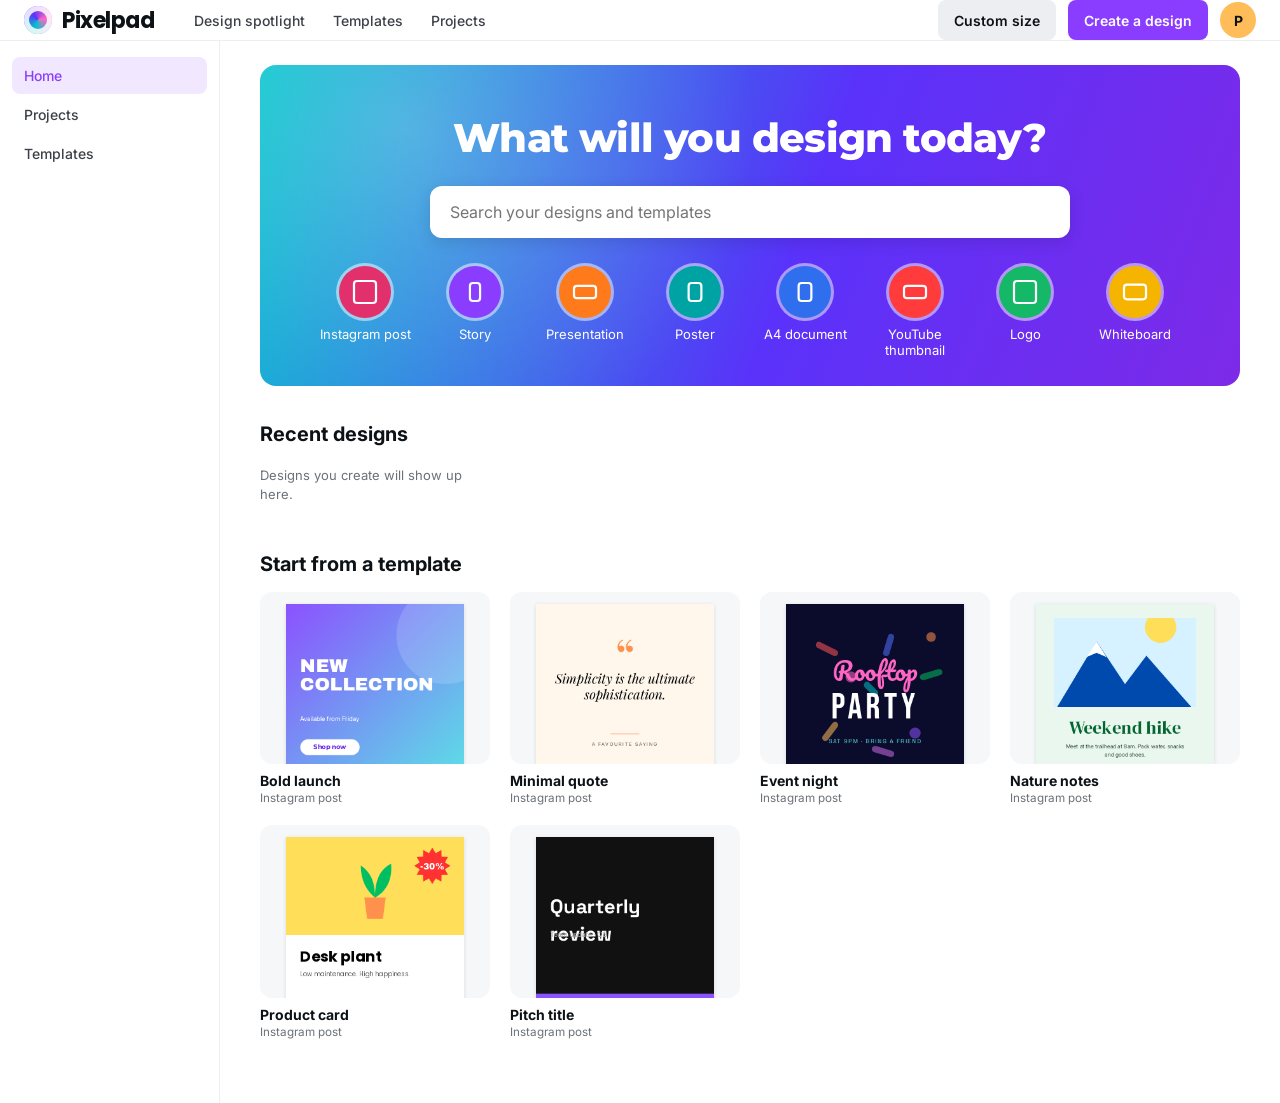
<file: examples/design-studio/index.html>
<!doctype html>
<html lang="en">
  <head>
    <meta charset="utf-8" />
    <meta name="viewport" content="width=device-width, initial-scale=1" />
    <title>Pixelpad - Design anything</title>
    <link rel="preconnect" href="https://fonts.googleapis.com" />
    <link rel="preconnect" href="https://fonts.gstatic.com" crossorigin />
    <link
      rel="stylesheet"
      href="https://fonts.googleapis.com/css2?family=Archivo+Black&family=Bebas+Neue&family=Caveat:wght@400;700&family=DM+Serif+Display&family=Inter:ital,wght@0,400;0,700;1,400&family=Montserrat:wght@400;700;800&family=Pacifico&family=Playfair+Display:ital,wght@0,400;0,700;1,400&family=Poppins:wght@400;700&family=Space+Grotesk:wght@400;700&display=swap"
    />
    <link rel="stylesheet" href="css/base.css" />
    <link rel="stylesheet" href="css/home.css" />
  </head>
  <body class="home">
    <header class="home-header">
      <a class="brand" href="index.html"
        ><span class="logo-dot" aria-hidden="true"></span>Pixelpad</a
      >
      <nav class="home-nav" aria-label="Main">
        <a href="#create">Design spotlight</a>
        <a href="#templates">Templates</a>
        <a href="#recent">Projects</a>
      </nav>
      <span class="home-spacer"></span>
      <button class="btn-secondary" id="custom-size">Custom size</button>
      <button class="btn-primary" id="create-btn">Create a design</button>
      <span class="avatar-home" aria-hidden="true">P</span>
    </header>
    <div class="home-body">
      <aside class="home-side" aria-label="Sections">
        <a class="side-link active" href="#create">Home</a>
        <a class="side-link" href="#recent">Projects</a>
        <a class="side-link" href="#templates">Templates</a>
      </aside>
      <main class="home-main">
        <section class="hero" id="create">
          <h1>What will you design today?</h1>
          <div class="hero-search">
            <input
              id="hero-search"
              placeholder="Search your designs and templates"
              aria-label="Search"
            />
          </div>
          <div class="categories" id="categories"></div>
        </section>
        <section class="home-section" id="recent">
          <h2>Recent designs</h2>
          <div class="design-grid" id="recent-grid"></div>
        </section>
        <section class="home-section" id="templates">
          <h2>Start from a template</h2>
          <div class="design-grid" id="template-grid"></div>
        </section>
      </main>
    </div>
    <script type="module" src="js/home.js"></script>
  </body>
</html>
</file>
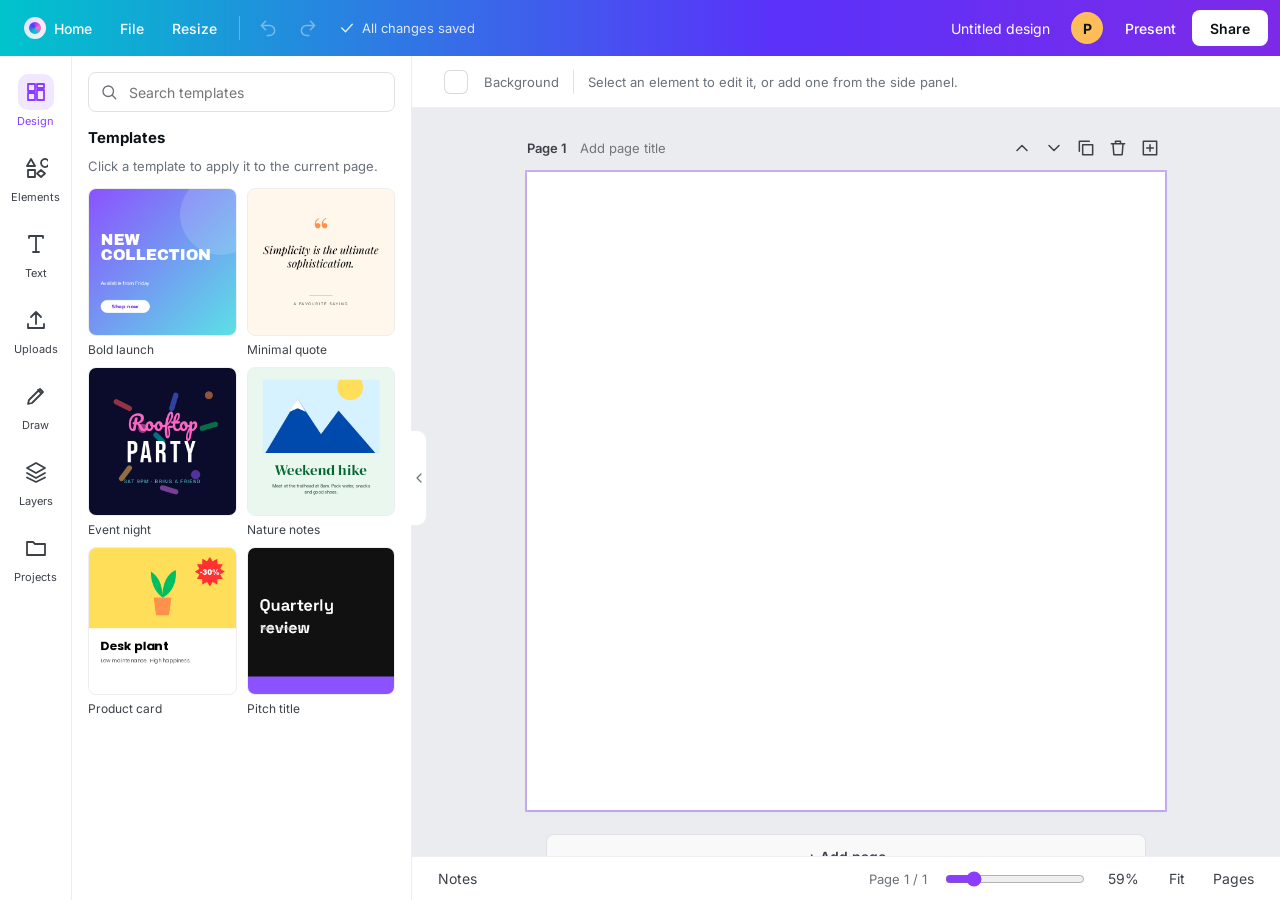
<file: examples/design-studio/editor.html>
<!doctype html>
<html lang="en">
  <head>
    <meta charset="utf-8" />
    <meta name="viewport" content="width=device-width, initial-scale=1" />
    <title>Pixelpad editor</title>
    <link rel="preconnect" href="https://fonts.googleapis.com" />
    <link rel="preconnect" href="https://fonts.gstatic.com" crossorigin />
    <link
      rel="stylesheet"
      href="https://fonts.googleapis.com/css2?family=Abril+Fatface&family=Archivo+Black&family=Bebas+Neue&family=Caveat:wght@400;700&family=DM+Serif+Display&family=Inter:ital,wght@0,400;0,700;1,400;1,700&family=Lora:ital,wght@0,400;0,700;1,400&family=Montserrat:ital,wght@0,400;0,700;0,800;1,400&family=Oswald:wght@400;700&family=Pacifico&family=Playfair+Display:ital,wght@0,400;0,700;1,400;1,700&family=Poppins:ital,wght@0,400;0,700;1,400&family=Roboto+Mono:wght@400;700&family=Space+Grotesk:wght@400;700&display=swap"
    />
    <link rel="stylesheet" href="css/base.css" />
    <link rel="stylesheet" href="css/editor.css" />
  </head>
  <body class="editor">
    <header class="topbar">
      <a class="top-btn" href="index.html" title="Home"
        ><span class="logo-dot" aria-hidden="true"></span>Home</a
      >
      <button class="top-btn" id="file-menu">File</button>
      <button class="top-btn" id="resize-btn">Resize</button>
      <span class="top-divider"></span>
      <button
        class="top-icon"
        id="undo"
        title="Undo (Ctrl+Z)"
        aria-label="Undo"
      >
        <svg
          width="20"
          height="20"
          viewBox="0 0 24 24"
          fill="none"
          stroke="currentColor"
          stroke-width="1.8"
          stroke-linecap="round"
          stroke-linejoin="round"
        >
          <path d="M9 14 4 9l5-5M4 9h10a6 6 0 0 1 0 12h-3" />
        </svg>
      </button>
      <button
        class="top-icon"
        id="redo"
        title="Redo (Ctrl+Shift+Z)"
        aria-label="Redo"
      >
        <svg
          width="20"
          height="20"
          viewBox="0 0 24 24"
          fill="none"
          stroke="currentColor"
          stroke-width="1.8"
          stroke-linecap="round"
          stroke-linejoin="round"
        >
          <path d="m15 14 5-5-5-5M20 9H10a6 6 0 0 0 0 12h3" />
        </svg>
      </button>
      <span class="save-status" id="save-status" aria-live="polite"></span>
      <span class="top-spacer"></span>
      <input
        class="title-input"
        id="title"
        aria-label="Design title"
        spellcheck="false"
      />
      <span class="avatar" title="You" aria-hidden="true">P</span>
      <button class="top-btn" id="present">Present</button>
      <button class="share-btn" id="share">Share</button>
    </header>
    <div class="editor-body">
      <nav class="rail" id="rail" aria-label="Side panel tabs"></nav>
      <aside class="panel" id="panel"></aside>
      <main class="main">
        <div
          class="context-toolbar"
          id="toolbar"
          role="toolbar"
          aria-label="Element toolbar"
        ></div>
        <div class="workspace" id="workspace">
          <div class="pages" id="pages"></div>
          <button class="add-page" id="add-page">+ Add page</button>
        </div>
        <div class="notes-drawer">
          <textarea
            id="notes-text"
            placeholder="Add notes for this page (shown while presenting)"
          ></textarea>
        </div>
        <footer class="bottombar">
          <button class="bottom-btn" id="notes-btn">Notes</button>
          <span class="bottom-spacer"></span>
          <span class="page-indicator" id="page-indicator"></span>
          <input
            type="range"
            id="zoom-range"
            min="10"
            max="300"
            aria-label="Zoom"
          />
          <button class="bottom-btn zoom-label" id="zoom-label">100%</button>
          <button class="bottom-btn" id="zoom-fit" title="Fit page to screen">
            Fit
          </button>
          <button class="bottom-btn" id="grid-btn" title="Grid view">
            Pages
          </button>
        </footer>
      </main>
    </div>
    <script type="module" src="js/editor.js"></script>
  </body>
</html>
</file>
<file: examples/design-studio/css/base.css>
/* Shared tokens, controls, popovers and menus. */

:root {
  --brand: #8b3dff;
  --brand-dark: #7525f0;
  --brand-soft: #f1e8ff;
  --accent: #00c4cc;
  --gradient: linear-gradient(90deg, #00c4cc 0%, #5a32fa 60%, #7d2ae8 100%);
  --ink: #0d1216;
  --ink-2: #3c4148;
  --muted: #6b7178;
  --line: #dfe1e5;
  --line-2: #eceef1;
  --surface: #ffffff;
  --surface-2: #f6f7f8;
  --canvas: #ebecf0;
  --guide: #ff3bb5;
  --radius: 8px;
  --shadow: 0 2px 6px rgba(13, 18, 22, 0.08), 0 8px 24px rgba(13, 18, 22, 0.12);
  --font: "Inter", system-ui, -apple-system, "Segoe UI", sans-serif;
  color-scheme: light;
}

* {
  box-sizing: border-box;
}

html,
body {
  margin: 0;
  height: 100%;
}

body {
  font-family: var(--font);
  font-size: 14px;
  color: var(--ink);
  background: var(--surface);
  -webkit-font-smoothing: antialiased;
}

button,
input,
select,
textarea {
  font: inherit;
  color: inherit;
}

button {
  cursor: pointer;
  border: 0;
  background: none;
  padding: 0;
}

button:disabled {
  cursor: default;
  opacity: 0.4;
}

:focus-visible {
  outline: 2px solid var(--brand);
  outline-offset: 2px;
}

.icon {
  display: block;
  flex: none;
}

.muted {
  color: var(--muted);
  font-size: 13px;
  line-height: 1.45;
  margin: 4px 0 12px;
}

.btn-primary,
.btn-secondary {
  display: inline-flex;
  align-items: center;
  justify-content: center;
  gap: 8px;
  height: 40px;
  padding: 0 16px;
  border-radius: var(--radius);
  font-weight: 600;
  transition: background 0.15s;
}

.btn-primary {
  background: var(--brand);
  color: #fff;
}

.btn-primary:hover {
  background: var(--brand-dark);
}

.btn-secondary {
  background: var(--line-2);
  color: var(--ink);
}

.btn-secondary:hover {
  background: var(--line);
}

.wide {
  width: 100%;
  margin: 6px 0;
}

.search-wrap {
  position: relative;
  margin-bottom: 16px;
}

.search-wrap .icon {
  position: absolute;
  left: 12px;
  top: 11px;
  color: var(--muted);
}

.search,
.hex-input,
.geo-field input,
.field select,
.picker-row input[readonly] {
  width: 100%;
  height: 40px;
  border: 1px solid var(--line);
  border-radius: var(--radius);
  padding: 0 12px;
  background: var(--surface);
}

.search-wrap .search {
  padding-left: 40px;
}

.search:focus,
.hex-input:focus,
.geo-field input:focus {
  outline: none;
  border-color: var(--brand);
  box-shadow: 0 0 0 1px var(--brand);
}

/* Popovers & menus */

.popover {
  position: fixed;
  z-index: 1000;
  background: var(--surface);
  border-radius: var(--radius);
  box-shadow: var(--shadow);
  border: 1px solid var(--line-2);
  max-height: calc(100vh - 24px);
  overflow: auto;
  animation: pop 0.12s ease-out;
}

@keyframes pop {
  from {
    opacity: 0;
    transform: translateY(-4px);
  }
}

.panel-pop {
  width: 300px;
  padding: 16px;
}

.panel-pop h4,
.color-picker h4 {
  margin: 14px 0 8px;
  font-size: 13px;
  font-weight: 600;
}

.panel-pop h4:first-child,
.color-picker h4:first-child {
  margin-top: 0;
}

.menu {
  min-width: 220px;
  padding: 6px;
  display: flex;
  flex-direction: column;
}

.menu hr {
  border: 0;
  border-top: 1px solid var(--line-2);
  margin: 6px 0;
  width: 100%;
}

.menu-item {
  display: flex;
  justify-content: space-between;
  align-items: center;
  gap: 16px;
  text-align: left;
  padding: 8px 10px;
  border-radius: 6px;
  white-space: nowrap;
}

.menu-item:hover:not(:disabled) {
  background: var(--surface-2);
}

.menu-item kbd,
.menu-item small {
  color: var(--muted);
  font: 12px var(--font);
}

.menu-head {
  padding: 8px 10px;
  display: flex;
  flex-direction: column;
  gap: 2px;
}

.menu-head small {
  color: var(--muted);
}

.color-picker {
  width: 276px;
  padding: 16px;
}

.picker-row {
  display: flex;
  gap: 8px;
  align-items: center;
}

.custom-color {
  position: relative;
  flex: none;
  width: 40px;
  height: 40px;
  border-radius: 50%;
  background: conic-gradient(red, yellow, lime, cyan, blue, magenta, red);
  display: grid;
  place-items: center;
  cursor: pointer;
}

.custom-color span {
  width: 24px;
  height: 24px;
  border-radius: 50%;
  background: #fff;
  display: grid;
  place-items: center;
  font-weight: 700;
}

.custom-color input {
  position: absolute;
  inset: 0;
  opacity: 0;
  cursor: pointer;
}

.swatches {
  display: grid;
  grid-template-columns: repeat(6, 1fr);
  gap: 8px;
}

.swatch {
  aspect-ratio: 1;
  border-radius: 50%;
  border: 1px solid rgba(0, 0, 0, 0.12);
  transition: transform 0.1s;
}

.swatch:hover {
  transform: scale(1.08);
}

.swatch.active {
  box-shadow:
    0 0 0 2px #fff,
    0 0 0 4px var(--brand);
}

.slider-row {
  display: grid;
  grid-template-columns: 1fr 48px;
  grid-template-areas: "label out" "range range";
  gap: 4px 8px;
  margin-bottom: 12px;
  font-size: 13px;
}

.slider-row span {
  grid-area: label;
}

.slider-row output {
  grid-area: out;
  text-align: right;
  color: var(--muted);
}

.slider-row input {
  grid-area: range;
  width: 100%;
}

input[type="range"] {
  accent-color: var(--brand);
}

.grid-2 {
  display: grid;
  grid-template-columns: 1fr 1fr;
  gap: 6px;
}

.geo-field,
.field {
  display: flex;
  flex-direction: column;
  gap: 4px;
  font-size: 12px;
  color: var(--muted);
}

.field {
  margin-bottom: 10px;
}

.check-row {
  display: flex;
  gap: 8px;
  align-items: center;
  margin: 12px 0 6px;
}

.toast {
  position: fixed;
  left: 50%;
  bottom: 72px;
  transform: translateX(-50%);
  background: var(--ink);
  color: #fff;
  padding: 10px 16px;
  border-radius: var(--radius);
  z-index: 2000;
  box-shadow: var(--shadow);
  transition: opacity 0.3s;
}

.toast.hide {
  opacity: 0;
}

.logo-dot {
  display: inline-block;
  width: 22px;
  height: 22px;
  border-radius: 50%;
  background: conic-gradient(from 200deg, #00c4cc, #5a32fa, #ff66c4, #00c4cc);
  box-shadow: inset 0 0 0 5px rgba(255, 255, 255, 0.85);
}

.icon-btn {
  width: 36px;
  height: 36px;
  border-radius: var(--radius);
  display: grid;
  place-items: center;
}

.icon-btn:hover {
  background: var(--surface-2);
}
</file>
<file: examples/design-studio/css/home.css>
/* Home screen. */

body.home {
  display: flex;
  flex-direction: column;
  background: var(--surface);
}

.home-header {
  height: 64px;
  display: flex;
  align-items: center;
  gap: 12px;
  padding: 0 24px;
  border-bottom: 1px solid var(--line-2);
  position: sticky;
  top: 0;
  background: var(--surface);
  z-index: 10;
}

.brand {
  display: flex;
  align-items: center;
  gap: 10px;
  font:
    700 22px "Poppins",
    var(--font);
  color: var(--ink);
  text-decoration: none;
  letter-spacing: -0.02em;
}

.brand .logo-dot {
  width: 28px;
  height: 28px;
}

.home-nav {
  display: flex;
  gap: 4px;
  margin-left: 16px;
}

.home-nav a {
  color: var(--ink-2);
  text-decoration: none;
  padding: 8px 12px;
  border-radius: var(--radius);
  font-weight: 500;
}

.home-nav a:hover {
  background: var(--surface-2);
}

.home-spacer {
  flex: 1;
}

.avatar-home {
  width: 36px;
  height: 36px;
  border-radius: 50%;
  background: #ffbd59;
  font-weight: 700;
  display: grid;
  place-items: center;
}

.home-body {
  display: flex;
  flex: 1;
}

.home-side {
  width: 220px;
  flex: none;
  padding: 16px 12px;
  display: flex;
  flex-direction: column;
  gap: 2px;
  border-right: 1px solid var(--line-2);
}

.side-link {
  padding: 10px 12px;
  border-radius: var(--radius);
  color: var(--ink-2);
  text-decoration: none;
  font-weight: 500;
}

.side-link:hover {
  background: var(--surface-2);
}

.side-link.active {
  background: var(--brand-soft);
  color: var(--brand);
}

.home-main {
  flex: 1;
  min-width: 0;
  padding: 24px 40px 64px;
}

.hero {
  border-radius: 16px;
  background:
    radial-gradient(
      circle at 15% 20%,
      rgba(255, 255, 255, 0.25),
      transparent 40%
    ),
    linear-gradient(110deg, #00c4cc 0%, #5a32fa 55%, #7d2ae8 100%);
  color: #fff;
  padding: 48px 32px 28px;
  text-align: center;
}

.hero h1 {
  margin: 0 0 24px;
  font:
    800 40px "Montserrat",
    var(--font);
  letter-spacing: -0.02em;
}

.hero-search {
  max-width: 640px;
  margin: 0 auto 28px;
}

.hero-search input {
  width: 100%;
  height: 52px;
  border-radius: 12px;
  border: 0;
  padding: 0 20px;
  font-size: 16px;
  color: var(--ink);
  box-shadow: 0 4px 16px rgba(0, 0, 0, 0.12);
}

.hero-search input:focus {
  outline: 3px solid rgba(255, 255, 255, 0.5);
}

.categories {
  display: flex;
  justify-content: center;
  flex-wrap: wrap;
  gap: 18px;
}

.category {
  display: flex;
  flex-direction: column;
  align-items: center;
  gap: 8px;
  color: #fff;
  text-decoration: none;
  font-size: 13px;
  width: 92px;
}

.category-icon {
  width: 52px;
  height: 52px;
  border-radius: 50%;
  display: grid;
  place-items: center;
  box-shadow: 0 0 0 3px rgba(255, 255, 255, 0.5);
  transition: transform 0.15s;
}

.category:hover .category-icon {
  transform: translateY(-2px) scale(1.05);
}

.home-section {
  margin-top: 36px;
}

.home-section h2 {
  font-size: 20px;
  margin: 0 0 16px;
}

.design-grid {
  display: grid;
  grid-template-columns: repeat(auto-fill, minmax(200px, 1fr));
  gap: 20px;
}

.design-card {
  position: relative;
  color: inherit;
  text-decoration: none;
  display: flex;
  flex-direction: column;
  gap: 8px;
}

.card-thumb {
  aspect-ratio: 4 / 3;
  border-radius: 12px;
  background: var(--surface-2);
  display: grid;
  place-items: center;
  overflow: hidden;
  transition: box-shadow 0.15s;
}

.design-card:hover .card-thumb {
  box-shadow: 0 0 0 2px var(--brand);
}

.card-thumb img,
.card-thumb canvas {
  max-width: 88%;
  max-height: 88%;
  box-shadow: 0 1px 4px rgba(0, 0, 0, 0.12);
}

.thumb-placeholder {
  color: var(--muted);
  font-size: 13px;
}

.card-meta {
  display: flex;
  flex-direction: column;
  gap: 2px;
}

.card-meta small {
  color: var(--muted);
}

.card-more {
  position: absolute;
  top: 8px;
  right: 8px;
  height: 28px;
  padding: 0 8px;
  border-radius: 6px;
  background: rgba(255, 255, 255, 0.92);
  box-shadow: 0 1px 3px rgba(0, 0, 0, 0.15);
  opacity: 0;
  font-size: 11px;
  letter-spacing: 1px;
}

.design-card:hover .card-more,
.card-more:focus-visible {
  opacity: 1;
}

@media (max-width: 760px) {
  .home-side,
  .home-nav {
    display: none;
  }
  .home-main {
    padding: 16px;
  }
  .hero h1 {
    font-size: 28px;
  }
}
</file>
<file: examples/design-studio/css/editor.css>
/* Editor layout: top bar, rail, object panel, workspace and bottom bar. */

body.editor {
  display: flex;
  flex-direction: column;
  overflow: hidden;
  background: var(--canvas);
}

/* Top bar */

.topbar {
  flex: none;
  height: 56px;
  display: flex;
  align-items: center;
  gap: 4px;
  padding: 0 12px;
  background: var(--gradient);
  color: #fff;
}

.top-btn,
.top-icon {
  display: inline-flex;
  align-items: center;
  gap: 8px;
  height: 36px;
  padding: 0 12px;
  border-radius: var(--radius);
  color: #fff;
  font-weight: 500;
  text-decoration: none;
}

.top-icon {
  width: 36px;
  padding: 0;
  justify-content: center;
}

.top-btn:hover,
.top-icon:hover:not(:disabled),
.top-btn.open {
  background: rgba(255, 255, 255, 0.16);
}

.top-divider {
  width: 1px;
  height: 24px;
  background: rgba(255, 255, 255, 0.3);
  margin: 0 6px;
}

.save-status {
  display: inline-flex;
  align-items: center;
  gap: 6px;
  margin-left: 8px;
  font-size: 13px;
  opacity: 0.85;
}

.top-spacer {
  flex: 1;
}

.title-input {
  width: 260px;
  height: 36px;
  padding: 0 10px;
  border: 1px solid transparent;
  border-radius: var(--radius);
  background: transparent;
  color: #fff;
  text-align: right;
}

.title-input:hover {
  border-color: rgba(255, 255, 255, 0.4);
}

.title-input:focus {
  outline: none;
  background: #fff;
  color: var(--ink);
  text-align: left;
}

.avatar {
  width: 32px;
  height: 32px;
  border-radius: 50%;
  background: #ffbd59;
  color: var(--ink);
  font-weight: 700;
  display: grid;
  place-items: center;
  margin: 0 6px;
}

.share-btn {
  height: 36px;
  padding: 0 18px;
  border-radius: var(--radius);
  background: #fff;
  color: var(--ink);
  font-weight: 600;
}

.share-btn:hover {
  background: #f3f0ff;
}

/* Body */

.editor-body {
  flex: 1;
  display: flex;
  min-height: 0;
}

.rail {
  flex: none;
  width: 72px;
  background: var(--surface);
  border-right: 1px solid var(--line-2);
  display: flex;
  flex-direction: column;
  padding: 8px 0;
  gap: 2px;
}

.rail-btn {
  display: flex;
  flex-direction: column;
  align-items: center;
  gap: 4px;
  padding: 10px 0;
  font-size: 11px;
  color: var(--ink-2);
  position: relative;
}

.rail-btn .icon {
  padding: 6px;
  width: 36px;
  height: 36px;
  border-radius: 10px;
  transition: background 0.15s;
}

.rail-btn:hover .icon {
  background: var(--surface-2);
}

.rail-btn.active {
  color: var(--brand);
}

.rail-btn.active .icon {
  background: var(--brand-soft);
}

.panel {
  flex: none;
  width: 340px;
  background: var(--surface);
  border-right: 1px solid var(--line-2);
  position: relative;
  transition: width 0.2s;
}

.panel-collapsed .panel {
  width: 0;
  border: 0;
}

.panel-collapsed .panel-scroll {
  display: none;
}

.panel-scroll {
  height: 100%;
  overflow: auto;
  padding: 16px;
}

.panel-collapse {
  position: absolute;
  right: -16px;
  top: 50%;
  transform: translateY(-50%);
  width: 16px;
  height: 96px;
  background: var(--surface);
  border: 1px solid var(--line-2);
  border-left: 0;
  border-radius: 0 10px 10px 0;
  z-index: 5;
  display: grid;
  place-items: center;
  color: var(--muted);
}

.panel-collapsed .panel-collapse {
  transform: translateY(-50%) scaleX(-1);
  right: -16px;
  border-radius: 10px 0 0 10px;
  border-left: 1px solid var(--line-2);
  border-right: 0;
}

.panel-section {
  margin-bottom: 20px;
}

.panel-section h3 {
  font-size: 15px;
  margin: 0 0 10px;
}

.tile-grid {
  display: grid;
  grid-template-columns: repeat(4, 1fr);
  gap: 8px;
}

.tile-grid.big {
  grid-template-columns: repeat(3, 1fr);
}

.tile {
  aspect-ratio: 1;
  border-radius: var(--radius);
  background: var(--surface-2);
  display: grid;
  place-items: center;
  overflow: hidden;
  transition:
    background 0.15s,
    transform 0.1s;
}

.tile:hover {
  background: var(--line-2);
  transform: translateY(-1px);
}

.tile img {
  width: 80%;
  height: 80%;
  object-fit: contain;
}

.tile svg {
  max-width: 70%;
}

.sticker {
  font-size: 32px;
}

.frame-thumb {
  width: 70%;
  height: 70%;
  border-radius: 6px;
  background: #e0e0e0;
  display: grid;
  place-items: center;
  color: #999;
}

.template-grid {
  display: grid;
  grid-template-columns: 1fr 1fr;
  gap: 10px;
}

.template-card {
  display: flex;
  flex-direction: column;
  gap: 6px;
  text-align: left;
  font-size: 12px;
  color: var(--ink-2);
}

.template-preview {
  width: 100%;
  border-radius: var(--radius);
  overflow: hidden;
  background: var(--surface-2);
  border: 1px solid var(--line-2);
  transition: box-shadow 0.15s;
}

.template-card:hover .template-preview {
  box-shadow: 0 0 0 2px var(--brand);
}

.template-preview canvas {
  width: 100%;
  height: 100%;
  display: block;
}

.text-presets {
  display: flex;
  flex-direction: column;
  gap: 8px;
}

.text-preset {
  text-align: left;
  padding: 12px 14px;
  border-radius: var(--radius);
  border: 1px solid var(--line);
}

.text-preset:hover {
  background: var(--surface-2);
}

.text-preset.heading {
  font:
    800 26px "Montserrat",
    sans-serif;
}

.text-preset.subheading {
  font:
    700 18px "Montserrat",
    sans-serif;
}

.text-preset.body {
  font:
    400 13px "Inter",
    sans-serif;
}

.combo-grid {
  display: grid;
  grid-template-columns: 1fr 1fr;
  gap: 8px;
}

.combo-tile {
  aspect-ratio: 1;
  border-radius: var(--radius);
  background: var(--surface-2);
  padding: 10px;
  display: grid;
  place-items: center;
  overflow: hidden;
}

.combo-tile:hover {
  background: var(--line-2);
}

.combo-preview {
  text-align: center;
  white-space: pre-wrap;
  max-width: 100%;
}

.pens {
  display: flex;
  gap: 8px;
}

.pen {
  flex: 1;
  display: flex;
  flex-direction: column;
  align-items: center;
  gap: 8px;
  padding: 12px 6px;
  border-radius: var(--radius);
  border: 1px solid var(--line);
  font-size: 12px;
}

.pen.active {
  border-color: var(--brand);
  box-shadow: 0 0 0 1px var(--brand);
}

.pen-tip {
  width: 36px;
  border-radius: 99px;
}

.layer-list {
  list-style: none;
  padding: 0;
  margin: 0;
  display: flex;
  flex-direction: column;
  gap: 4px;
}

.layer {
  display: flex;
  align-items: center;
  gap: 8px;
  padding: 8px;
  border-radius: var(--radius);
  border: 1px solid var(--line-2);
  cursor: grab;
}

.layer.selected {
  border-color: var(--brand);
  background: var(--brand-soft);
}

.layer-name {
  flex: 1;
  overflow: hidden;
  text-overflow: ellipsis;
  white-space: nowrap;
}

.layer-grip,
.layer-lock {
  color: var(--muted);
}

.project-list {
  display: grid;
  grid-template-columns: 1fr 1fr;
  gap: 10px;
}

.project {
  display: flex;
  flex-direction: column;
  gap: 4px;
  color: inherit;
  text-decoration: none;
  font-size: 12px;
}

.project img,
.project .thumb-empty {
  width: 100%;
  aspect-ratio: 4 / 3;
  object-fit: contain;
  background: var(--surface-2);
  border-radius: var(--radius);
}

.project.current img {
  box-shadow: 0 0 0 2px var(--brand);
}

.project small {
  color: var(--muted);
}

/* Main column */

.main {
  flex: 1;
  min-width: 0;
  display: flex;
  flex-direction: column;
  position: relative;
}

.context-toolbar {
  flex: none;
  height: 52px;
  display: flex;
  align-items: center;
  gap: 4px;
  padding: 0 12px 0 24px;
  background: var(--surface);
  border-bottom: 1px solid var(--line-2);
  overflow-x: auto;
}

.tb-group {
  display: flex;
  align-items: center;
  gap: 2px;
}

.tb-spacer {
  flex: 1;
}

.tb-btn {
  height: 36px;
  min-width: 36px;
  padding: 0 8px;
  border-radius: 6px;
  display: inline-flex;
  align-items: center;
  justify-content: center;
  gap: 6px;
  white-space: nowrap;
  color: var(--ink-2);
}

.tb-btn:hover,
.tb-btn.open {
  background: var(--surface-2);
}

.tb-btn.active {
  background: var(--brand-soft);
  color: var(--brand);
}

.tb-text {
  font-size: 13px;
  text-transform: capitalize;
}

.tb-hint {
  color: var(--muted);
  font-size: 13px;
  margin: 0 6px;
}

.tb-divider {
  width: 1px;
  height: 24px;
  background: var(--line);
  margin: 0 6px;
}

.font-btn {
  width: 160px;
  justify-content: space-between;
  border: 1px solid var(--line);
  margin-right: 4px;
}

.size-control {
  display: inline-flex;
  align-items: center;
  border: 1px solid var(--line);
  border-radius: 6px;
  margin-right: 4px;
}

.size-control .tb-btn {
  height: 34px;
  min-width: 30px;
}

.size-input {
  width: 46px;
  height: 34px;
  border: 0;
  text-align: center;
  border-left: 1px solid var(--line);
  border-right: 1px solid var(--line);
}

.color-chip {
  width: 24px;
  height: 24px;
  border-radius: 6px;
  border: 1px solid rgba(0, 0, 0, 0.15);
}

.color-a {
  display: flex;
  flex-direction: column;
  align-items: center;
  font-weight: 700;
  font-size: 17px;
  line-height: 1;
}

.color-bar {
  width: 20px;
  height: 4px;
  margin-top: 2px;
  border-radius: 2px;
  border: 1px solid rgba(0, 0, 0, 0.12);
}

.font-pop {
  width: 260px;
  padding: 12px;
}

.font-list {
  display: flex;
  flex-direction: column;
  max-height: 320px;
  overflow: auto;
  margin-top: 8px;
}

.font-item {
  text-align: left;
  padding: 8px 10px;
  border-radius: 6px;
  font-size: 17px;
}

.font-item:hover {
  background: var(--surface-2);
}

.font-item.active {
  background: var(--brand-soft);
}

.align-btn {
  display: flex;
  align-items: center;
  gap: 8px;
  padding: 8px;
  border-radius: 6px;
  font-size: 13px;
}

.align-btn:hover {
  background: var(--surface-2);
}

.preset-list {
  max-height: 220px;
  overflow: auto;
  display: flex;
  flex-direction: column;
}

/* Workspace */

.workspace {
  flex: 1;
  overflow: auto;
  padding: 24px 48px 80px;
  display: flex;
  flex-direction: column;
  align-items: center;
}

.pages {
  display: flex;
  flex-direction: column;
  align-items: center;
  gap: 24px;
}

.page-wrap {
  display: flex;
  flex-direction: column;
  gap: 8px;
}

.page-header {
  display: flex;
  align-items: center;
  gap: 6px;
  height: 32px;
  color: var(--ink-2);
  font-size: 13px;
}

.page-label {
  font-weight: 600;
  white-space: nowrap;
}

.page-title {
  flex: 1;
  min-width: 60px;
  height: 28px;
  border: 1px solid transparent;
  border-radius: 6px;
  background: transparent;
  padding: 0 6px;
}

.page-title:hover,
.page-title:focus {
  border-color: var(--line);
  background: #fff;
  outline: none;
}

.page-actions {
  display: flex;
  gap: 2px;
  opacity: 0.55;
}

.page-wrap.active .page-actions,
.page-wrap:hover .page-actions {
  opacity: 1;
}

.page-actions button {
  width: 30px;
  height: 30px;
  border-radius: 6px;
  display: grid;
  place-items: center;
}

.page-actions button:hover {
  background: rgba(0, 0, 0, 0.06);
}

.page-frame {
  position: relative;
  box-shadow: 0 1px 3px rgba(0, 0, 0, 0.1);
  flex: none;
}

.page-wrap.active .page-frame {
  box-shadow:
    0 1px 3px rgba(0, 0, 0, 0.1),
    0 0 0 2px rgba(139, 61, 255, 0.35);
}

.page {
  position: absolute;
  left: 0;
  top: 0;
  transform-origin: 0 0;
  overflow: hidden;
}

.el {
  position: absolute;
  user-select: none;
  cursor: move;
}

.el.locked {
  cursor: default;
}

.el:not(.locked):hover {
  outline: calc(2px / var(--zoom)) solid rgba(139, 61, 255, 0.6);
}

.drawing .el,
.drawing .page {
  cursor: crosshair;
}

.el > svg,
.el > img {
  display: block;
  width: 100%;
  height: 100%;
}

.el > img {
  object-fit: cover;
}

.text-content {
  white-space: pre-wrap;
  overflow-wrap: break-word;
  outline: none;
  min-height: 1em;
}

.text-content[contenteditable] {
  cursor: text;
  user-select: text;
}

.page-overlay {
  position: absolute;
  inset: 0;
  pointer-events: none;
}

.sel-box,
.group-box {
  position: absolute;
  border: 2px solid var(--brand);
  pointer-events: none;
}

.sel-box.is-locked {
  border-style: dashed;
  border-color: var(--muted);
}

.group-box {
  border-style: dashed;
  border-width: 1px;
}

.handle {
  position: absolute;
  width: 14px;
  height: 14px;
  background: #fff;
  border-radius: 50%;
  box-shadow:
    0 0 0 1px rgba(0, 0, 0, 0.18),
    0 1px 3px rgba(0, 0, 0, 0.25);
  pointer-events: auto;
}

.handle-n,
.handle-s {
  width: 22px;
  height: 8px;
  border-radius: 4px;
  left: calc(50% - 11px);
}

.handle-e,
.handle-w {
  width: 8px;
  height: 22px;
  border-radius: 4px;
  top: calc(50% - 11px);
}

.handle-nw,
.handle-ne {
  top: -8px;
}

.handle-sw,
.handle-se {
  bottom: -8px;
}

.handle-nw,
.handle-sw {
  left: -8px;
}

.handle-ne,
.handle-se {
  right: -8px;
}

.handle-n {
  top: -5px;
}

.handle-s {
  bottom: -5px;
}

.handle-e {
  right: -5px;
}

.handle-w {
  left: -5px;
}

.handle-nw,
.handle-se {
  cursor: nwse-resize;
}

.handle-ne,
.handle-sw {
  cursor: nesw-resize;
}

.handle-n,
.handle-s {
  cursor: ns-resize;
}

.handle-e,
.handle-w {
  cursor: ew-resize;
}

.handle-rotate {
  position: absolute;
  left: calc(50% - 14px);
  bottom: -44px;
  width: 28px;
  height: 28px;
  border-radius: 50%;
  background: #fff;
  box-shadow:
    0 0 0 1px rgba(0, 0, 0, 0.12),
    0 1px 4px rgba(0, 0, 0, 0.25);
  display: grid;
  place-items: center;
  pointer-events: auto;
  cursor: grab;
}

.handle-rotate .icon {
  width: 16px;
  height: 16px;
  pointer-events: none;
}

.guide {
  position: absolute;
  background: var(--guide);
}

.guide-x {
  width: 1px;
}

.guide-y {
  height: 1px;
}

.marquee {
  position: absolute;
  border: 1px solid var(--brand);
  background: rgba(139, 61, 255, 0.08);
}

.canvas-hint {
  position: absolute;
  transform: translate(-50%, 0);
  background: var(--ink);
  color: #fff;
  font-size: 12px;
  padding: 4px 8px;
  border-radius: 6px;
  white-space: nowrap;
}

.draw-preview {
  position: absolute;
  inset: 0;
  width: 100%;
  height: 100%;
  overflow: visible;
}

.add-page {
  margin-top: 24px;
  width: min(600px, 100%);
  height: 44px;
  border-radius: var(--radius);
  background: rgba(255, 255, 255, 0.7);
  border: 1px solid var(--line);
  font-weight: 600;
  color: var(--ink-2);
  flex: none;
}

.add-page:hover {
  background: #fff;
}

/* Bottom bar & notes */

.bottombar {
  flex: none;
  height: 44px;
  display: flex;
  align-items: center;
  gap: 8px;
  padding: 0 16px;
  background: var(--surface);
  border-top: 1px solid var(--line-2);
}

.bottom-spacer {
  flex: 1;
}

.bottom-btn {
  height: 32px;
  padding: 0 10px;
  border-radius: 6px;
  color: var(--ink-2);
}

.bottom-btn:hover {
  background: var(--surface-2);
}

.zoom-label {
  min-width: 56px;
}

.page-indicator {
  color: var(--muted);
  font-size: 13px;
  margin-right: 8px;
}

#zoom-range {
  width: 140px;
}

.notes-drawer {
  display: none;
  flex: none;
  height: 140px;
  border-top: 1px solid var(--line-2);
  background: var(--surface);
}

.notes-open .notes-drawer {
  display: block;
}

.notes-drawer textarea {
  width: 100%;
  height: 100%;
  border: 0;
  resize: none;
  padding: 12px 16px;
  outline: none;
}

/* Grid view & present */

.grid-view {
  position: fixed;
  inset: 0;
  z-index: 900;
  background: var(--canvas);
  overflow: auto;
  padding: 24px 40px;
}

.grid-view header {
  display: flex;
  justify-content: space-between;
  align-items: center;
}

.grid-pages {
  display: flex;
  flex-wrap: wrap;
  gap: 24px;
}

.grid-card {
  display: flex;
  flex-direction: column;
  gap: 8px;
  align-items: flex-start;
}

.grid-card canvas {
  box-shadow: 0 1px 4px rgba(0, 0, 0, 0.15);
  border-radius: 4px;
}

.grid-card:hover canvas {
  box-shadow: 0 0 0 3px var(--brand);
}

.present {
  position: fixed;
  inset: 0;
  z-index: 1500;
  background: #000;
  display: grid;
  place-items: center;
  cursor: pointer;
}

.present-counter {
  position: absolute;
  bottom: 16px;
  right: 20px;
  color: rgba(255, 255, 255, 0.7);
  font-size: 13px;
}

@media (max-width: 900px) {
  .panel {
    width: 260px;
  }
  .title-input,
  .save-status,
  #present {
    display: none;
  }
}

.present-notes {
  position: absolute;
  left: 20px;
  bottom: 16px;
  max-width: 60vw;
  color: rgba(255, 255, 255, 0.75);
  font-size: 14px;
  white-space: pre-wrap;
}

.present-notes:empty {
  display: none;
}
</file>
